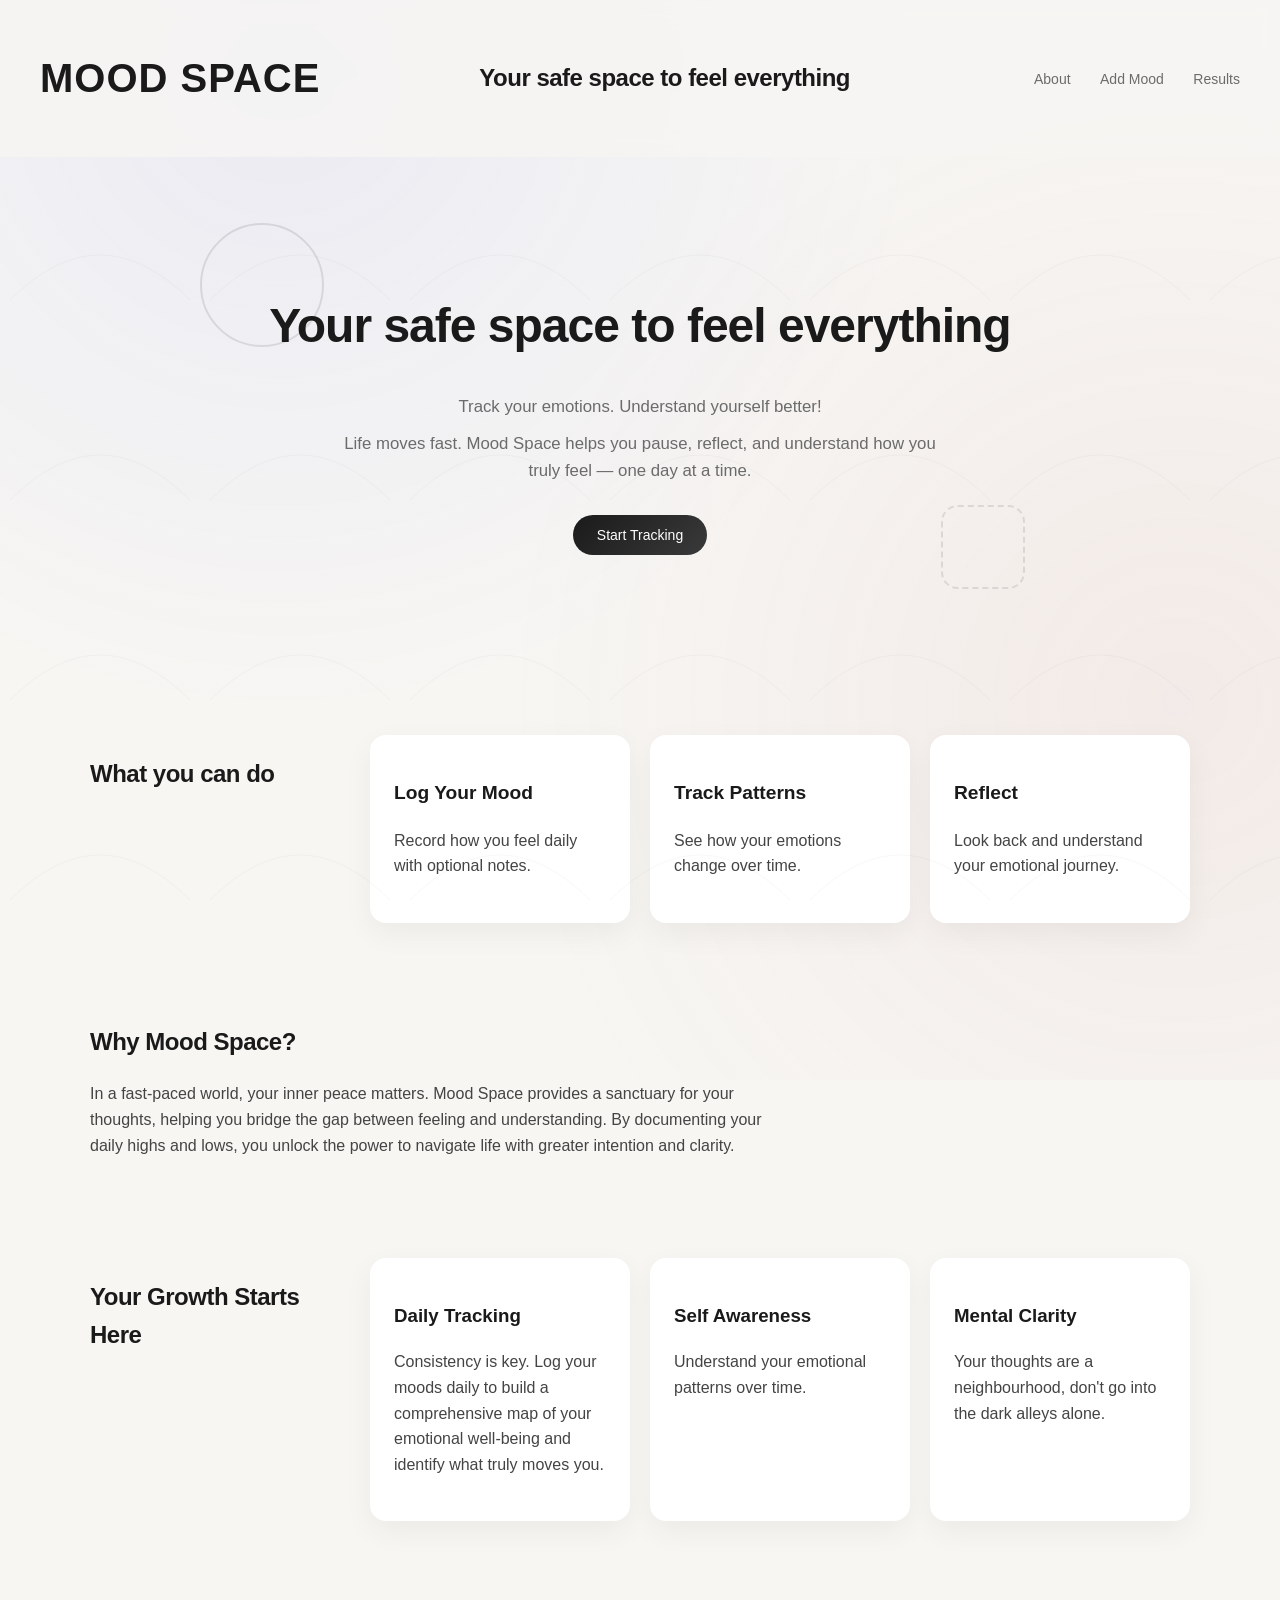
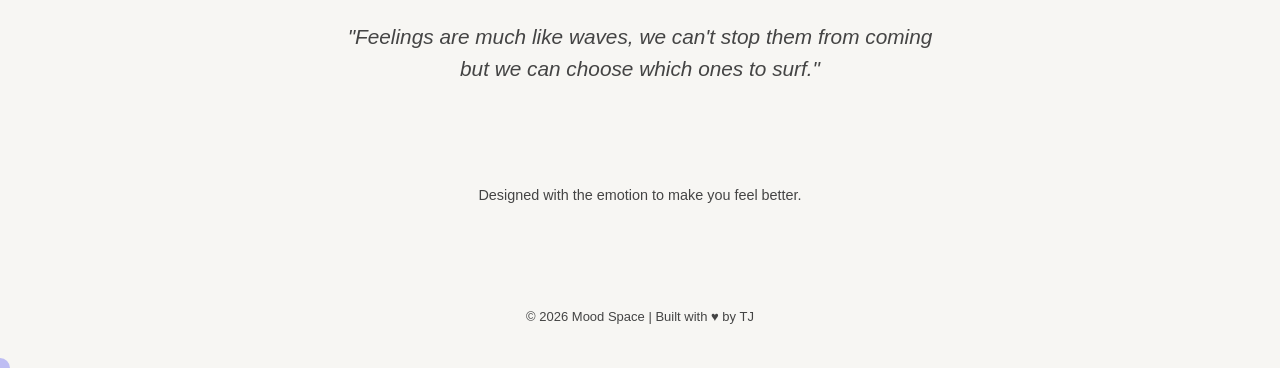
<file: index.html>
<!doctype html>
<html lang="en">
  <head>
    <meta charset="UTF-8" />
    <meta name="viewport" content="width=device-width, initial-scale=1.0" />
    <link rel="stylesheet" href="style.css" />

    <title>MoodSpace</title>
  </head>
  <body>
    <header>
      <h1><a href="index.html">MOOD SPACE</a></h1>
      <h2>Your safe space to <span>feel everything</span></h2>
      <nav>
        <a href="about.html">About</a>
        <a href="mood.html">Add Mood</a>
        <a href="result.html">Results</a>
      </nav>
    </header>

    <main>
      <section class="hero">
        <h2>Your safe space to feel everything</h2>
        <p>Track your emotions. Understand yourself better!</p>
        <p>
          Life moves fast. Mood Space helps you pause, reflect, and understand
          how you truly feel — one day at a time.
        </p>
        <a href="mood.html">
          <button>Start Tracking</button>
        </a>
      </section>

      <section class="features">
        <h2>What you can do</h2>

        <div class="card">
          <h3>Log Your Mood</h3>
          <p>Record how you feel daily with optional notes.</p>
        </div>

        <div class="card">
          <h3>Track Patterns</h3>
          <p>See how your emotions change over time.</p>
        </div>

        <div class="card">
          <h3>Reflect</h3>
          <p>Look back and understand your emotional journey.</p>
        </div>
      </section>

      <section class="why">
        <h2>Why Mood Space?</h2>
        <p>
          In a fast-paced world, your inner peace matters. Mood Space provides a
          sanctuary for your thoughts, helping you bridge the gap between
          feeling and understanding. By documenting your daily highs and lows,
          you unlock the power to navigate life with greater intention and
          clarity.
        </p>
      </section>

      <section class="stats">
        <h2>Your Growth Starts Here</h2>

        <div class="stat-card">
          <i class="icon-heart"></i>
          <!-- Icon placeholder-->
          <h3>Daily Tracking</h3>
          <p>
            Consistency is key. Log your moods daily to build a comprehensive
            map of your emotional well-being and identify what truly moves you.
          </p>
        </div>

        <div class="stat-card">
          <h3>Self Awareness</h3>
          <p>Understand your emotional patterns over time.</p>
        </div>

        <div class="stat-card">
          <h3>Mental Clarity</h3>
          <p>
            Your thoughts are a neighbourhood, don't go into the dark alleys
            alone.
          </p>
        </div>
      </section>

      <section class="quote">
        <p>
          "Feelings are much like waves, we can't stop them from coming but we
          can choose which ones to surf."
        </p>
      </section>
      <section class="signature">
        <p>Designed with the emotion to make you feel better.</p>
      </section>

      <footer>
        <p>© 2026 Mood Space | Built with &hearts; by TJ</p>
      </footer>
    </main>

    <div class="cursor"></div>
    <script src="script.js"></script>
  </body>
</html>
</file>
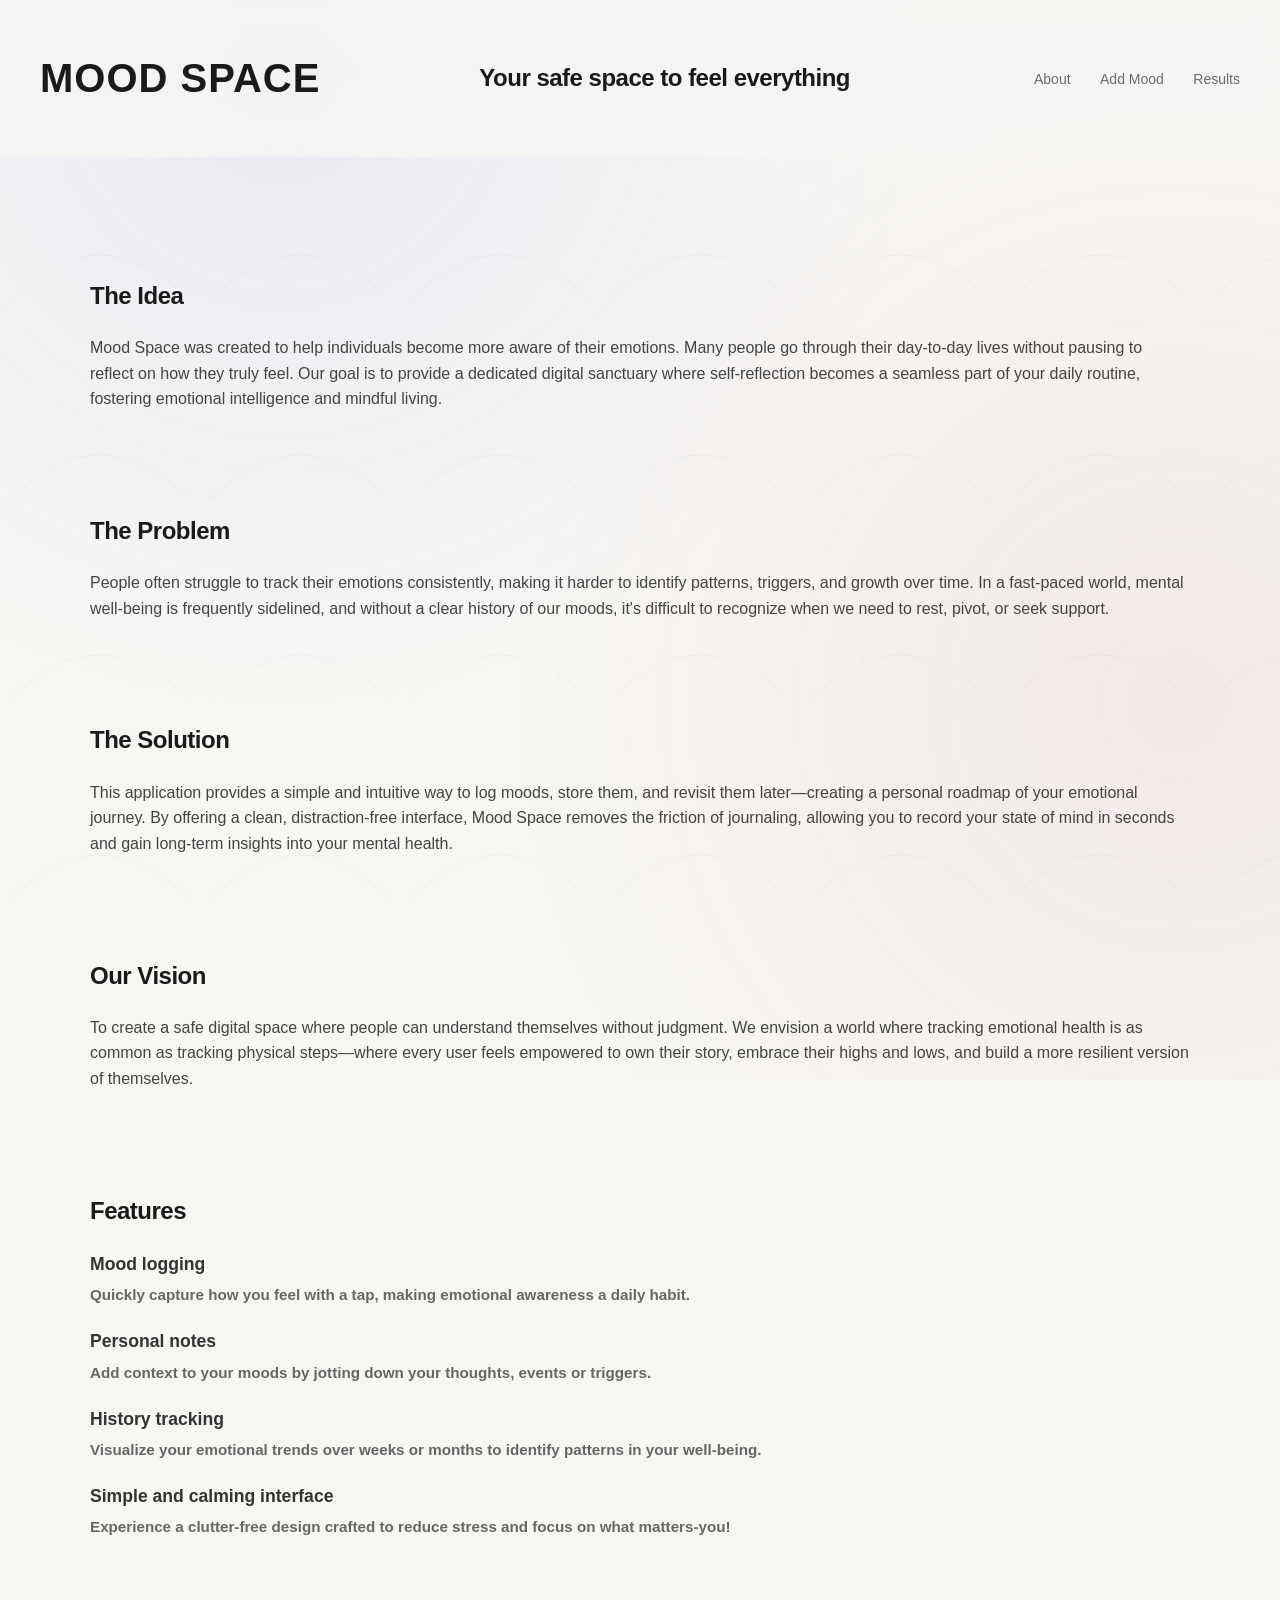
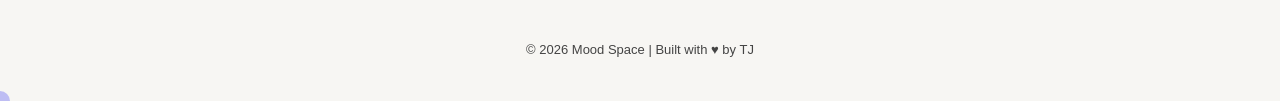
<file: about.html>
<!doctype html>
<html lang="en">
  <head>
    <meta charset="UTF-8" />
    <meta name="viewport" content="width=device-width, initial-scale=1.0" />
    <link rel="stylesheet" href="style.css" />
    <title>About|MoodSpace</title>
  </head>
  <body>
    <header>
      <h1><a href="index.html">MOOD SPACE</a></h1>
      <h2>Your safe space to <span>feel everything</span></h2>
      <nav>
        <a href="about.html">About</a>
        <a href="mood.html">Add Mood</a>
        <a href="result.html">Results</a>
      </nav>
    </header>

    <main>
      <section>
        <h2>The Idea</h2>
        <p>
          Mood Space was created to help individuals become more aware of their
          emotions. Many people go through their day-to-day lives without
          pausing to reflect on how they truly feel. Our goal is to provide a
          dedicated digital sanctuary where self-reflection becomes a seamless
          part of your daily routine, fostering emotional intelligence and
          mindful living.
        </p>
      </section>

      <section>
        <h2>The Problem</h2>
        <p>
          People often struggle to track their emotions consistently, making it
          harder to identify patterns, triggers, and growth over time. In a
          fast-paced world, mental well-being is frequently sidelined, and
          without a clear history of our moods, it's difficult to recognize when
          we need to rest, pivot, or seek support.
        </p>
      </section>

      <section>
        <h2>The Solution</h2>
        <p>
          This application provides a simple and intuitive way to log moods,
          store them, and revisit them later—creating a personal roadmap of your
          emotional journey. By offering a clean, distraction-free interface,
          Mood Space removes the friction of journaling, allowing you to record
          your state of mind in seconds and gain long-term insights into your
          mental health.
        </p>
      </section>

      <section class="vision">
        <h2>Our Vision</h2>
        <p>
          To create a safe digital space where people can understand themselves
          without judgment. We envision a world where tracking emotional health
          is as common as tracking physical steps—where every user feels
          empowered to own their story, embrace their highs and lows, and build
          a more resilient version of themselves.
        </p>
      </section>

      <section class="features-list">
        <h2>Features</h2>
        <ul>
          <li>Mood logging</li>
          <p>
            Quickly capture how you feel with a tap, making emotional awareness
            a daily habit.
          </p>
          <li>Personal notes</li>
          <p>
            Add context to your moods by jotting down your thoughts, events or
            triggers.
          </p>
          <li>History tracking</li>
          <p>
            Visualize your emotional trends over weeks or months to identify
            patterns in your well-being.
          </p>
          <li>Simple and calming interface</li>
          <p>
            Experience a clutter-free design crafted to reduce stress and focus
            on what matters-you!
          </p>
        </ul>
      </section>

      <footer>
        <p>© 2026 Mood Space | Built with &hearts; by TJ</p>
      </footer>
    </main>

    <div class="cursor"></div>
    <script src="script.js"></script>
  </body>
</html>
</file>
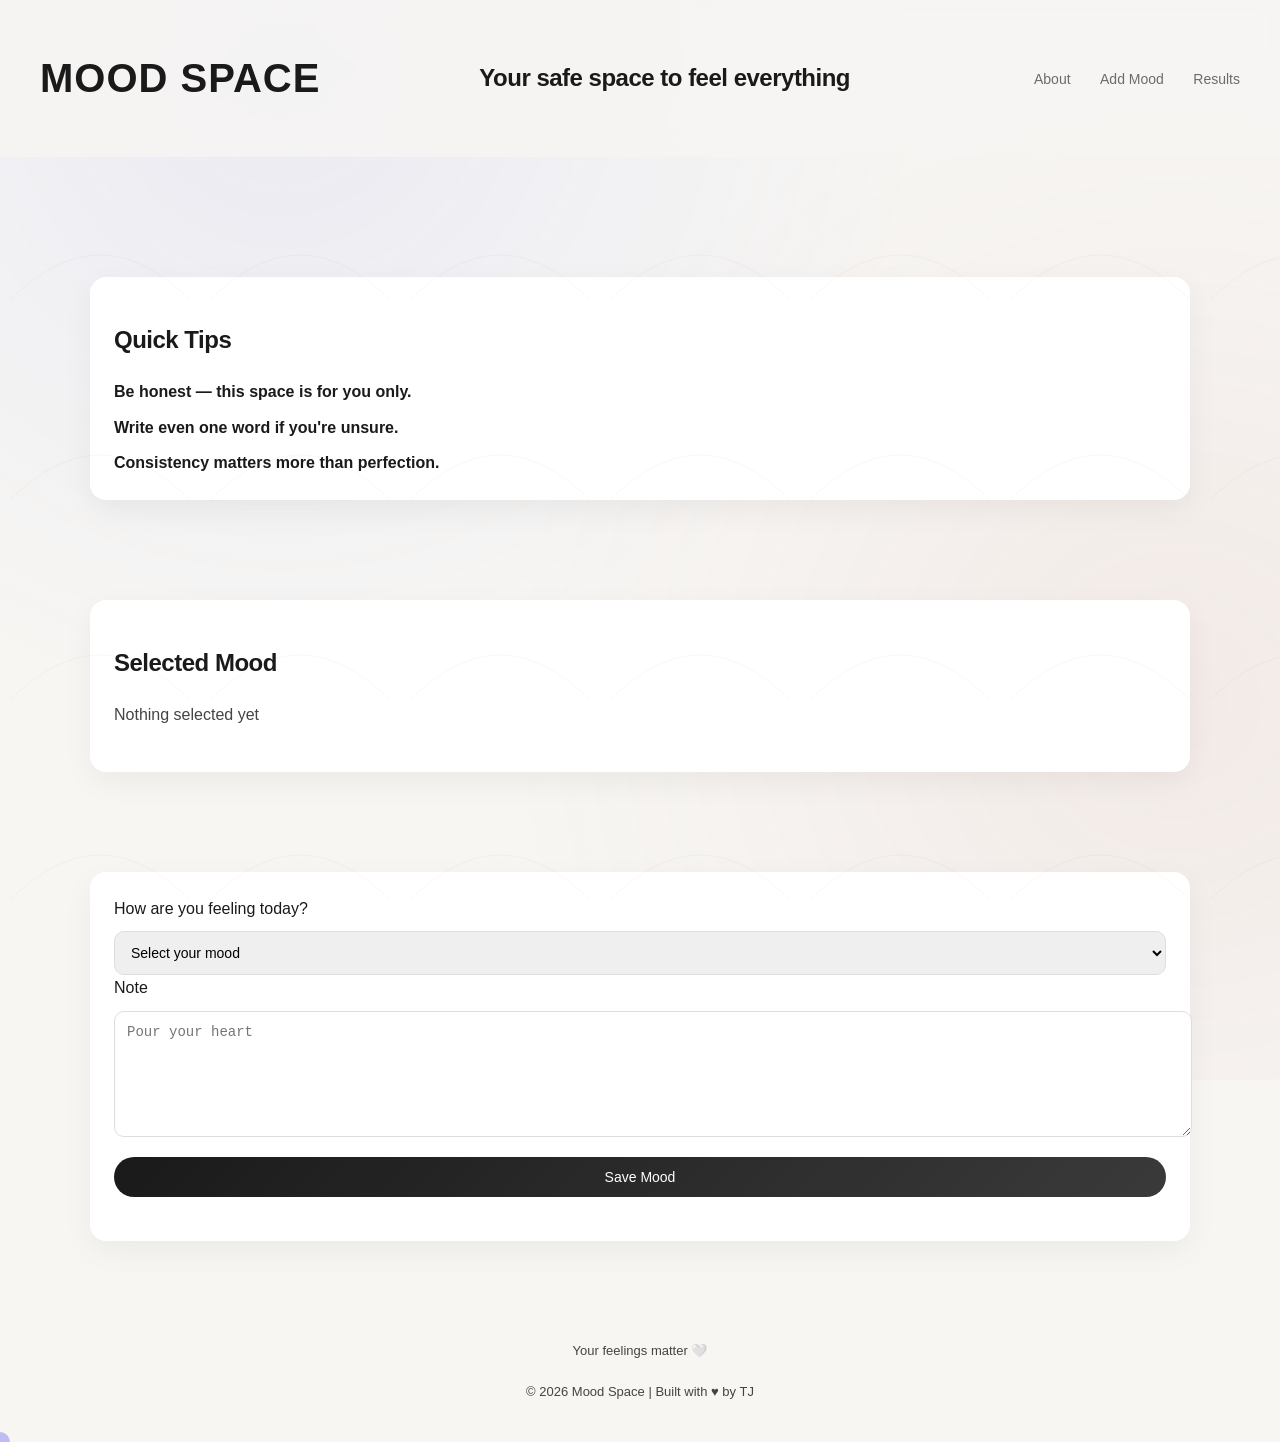
<file: mood.html>
<!doctype html>
<html lang="en">
  <head>
    <meta charset="UTF-8" />
    <meta name="viewport" content="width=device-width, initial-scale=1.0" />
    <link rel="stylesheet" href="style.css" />
    <title>Mood|MoodSpace</title>
  </head>
  <body>
    <!-- the header -->
    <header>
      <h1><a href="index.html">MOOD SPACE</a></h1>
      <h2>Your safe space to <span>feel everything</span></h2>
      <nav>
        <a href="about.html">About</a>
        <a href="mood.html">Add Mood</a>
        <a href="result.html">Results</a>
      </nav>
    </header>

    <!-- the main section  -->
    <main>
      <section class="tips">
        <h2>Quick Tips</h2>
        <ul>
          <li>Be honest — this space is for you only.</li>
          <li>Write even one word if you're unsure.</li>
          <li>Consistency matters more than perfection.</li>
        </ul>
      </section>

      <section class="mood-preview">
        <h2>Selected Mood</h2>
        <p id="previewText">Nothing selected yet</p>
      </section>

      <section class="form-section">
        <!-- user's form  -->
        <form id="moodForm">
          <label for="mood">How are you feeling today?</label>
          <select id="mood">
            <option value="">Select your mood</option>
            <option id="happy" value="Happy">Happy</option>
            <option id="sad" value="Sad">Sad</option>
            <option id="angry" value="Angry">Angry</option>
            <option id="excited" value="Excited">Excited</option>
            <option id="tired" value="Tired">Tired</option>
          </select>

          <label for="note">Note</label>
          <textarea id="note" placeholder="Pour your heart"></textarea>

          <button type="button" onclick="saveMood()">Save Mood</button>
        </form>

        <p id="message"></p>
      </section>

      <footer>
        <p>Your feelings matter 🤍</p>
        <p>© 2026 Mood Space | Built with &hearts; by TJ</p>
      </footer>
    </main>

    <div class="cursor"></div>
    <script src="script.js"></script>
  </body>
</html>
</file>
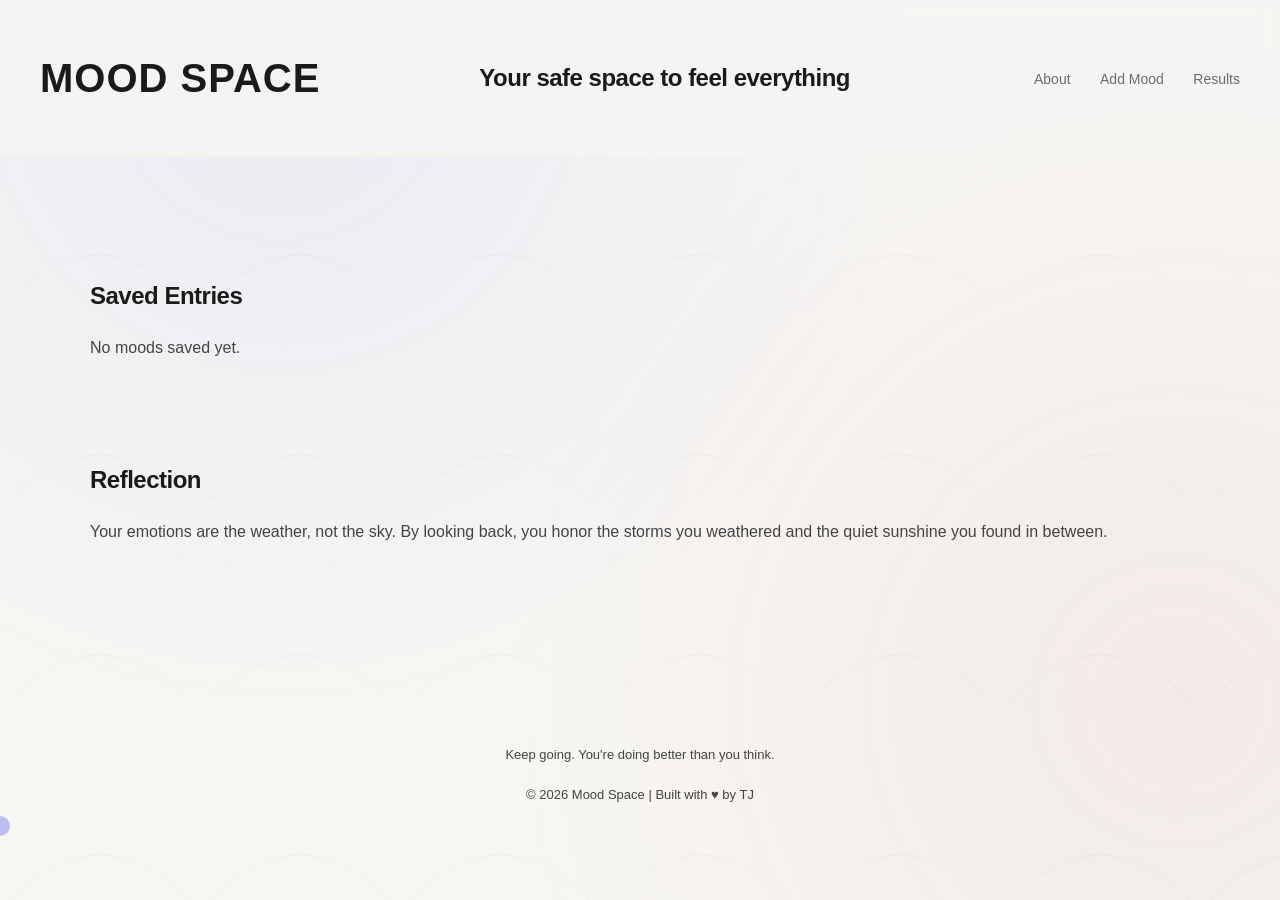
<file: result.html>
<!doctype html>
<html lang="en">
  <head>
    <meta charset="UTF-8" />
    <meta name="viewport" content="width=device-width, initial-scale=1.0" />
    <link rel="stylesheet" href="style.css" />
    <title>Result|MoodSpace</title>
  </head>
  <body>
    <header>
      <h1><a href="index.html">MOOD SPACE</a></h1>
      <h2>Your safe space to <span>feel everything</span></h2>

      <nav>
        <a href="about.html">About</a>
        <a href="mood.html">Add Mood</a>
        <a href="result.html">Results</a>
      </nav>
    </header>

    <main>
      <section>
        <h2>Saved Entries</h2>
        <div id="resultList"></div>
      </section>

      <section>
        <h2>Reflection</h2>
        <p>
          Your emotions are the weather, not the sky. By looking back, you honor
          the storms you weathered and the quiet sunshine you found in between.
        </p>
      </section>
    </main>

    <footer>
      <p>Keep going. You're doing better than you think.</p>
      <p>© 2026 Mood Space | Built with &hearts; by TJ</p>
    </footer>

    <div class="cursor"></div>
    <script src="script.js"></script>
  </body>
</html>
</file>
<file: style.css>
a {
  text-decoration: none;
  color: inherit;
}

/* =========================
   MOOD SPACE DESIGN SYSTEM
   ========================= */

:root {
  --bg: #f7f6f3;
  --surface: #ffffff;

  --text-main: #1a1a1a;
  --text-secondary: #6b6b6b;

  --accent: #6b6bff;

  --happy: #e6c97a;
  --sad: #7a9cc6;
  --angry: #c46b6b;
  --excited: #b48ead;
  --tired: #9e9e9e;

  --radius: 16px;
}

/* =========================
   BASE
   ========================= */

body {
  margin: 0;
  font-family: "Inter", sans-serif;
  background: var(--bg);
  color: var(--text-main);
  line-height: 1.6;
}

/* =========================
   LAYOUT
   ========================= */

main {
  max-width: 1100px;
  margin: 0 auto;
  padding: 20px;
}

section {
  margin: 100px 0;
}

/* =========================
   HEADER + NAV
   ========================= */

header {
  display: flex;
  justify-content: space-between;
  align-items: center;
  padding: 25px 40px;
  backdrop-filter: blur(10px);
  position: sticky;
  top: 0;
  background: rgba(247, 246, 243, 0.8);
  z-index: 100;
}

header h1 a {
  font-size: 40px;
  letter-spacing: 1px;
  text-decoration: none;
  color: inherit;
  transition: 0.3s ease;
}

nav a {
  margin-left: 25px;
  text-decoration: none;
  color: var(--text-secondary);
  font-size: 14px;
  font-weight: 500;
  transition: 0.2s;
}

nav a:hover {
  color: var(--text-main);
}

/* =========================
   HERO
   ========================= */

.hero {
  margin: 0;
  text-align: center;
  padding: 80px 20px;
  position: relative;
}

.hero h2 {
  font-size: 3.5rem;
  font-weight: 700;
}

.hero p {
  max-width: 600px;
  margin: 10px auto;
  color: var(--text-secondary);
}

.hero h2 span {
  color: var(--accent);
}

/* ==========================
ABOUT PAGE
============================= */

/* Style the titles (<li> or <strong> tags) */
.features-list li {
  font-weight: bold;
  font-size: 1.1rem;
  margin-top: 20px; /* Adds space between groups */
  color: #333;
  list-style: none; /* Ensures no bullets */
}

/* Style the description (<p> tags) */
.features-list p {
  color: #666; /* Lighter gray makes it look cleaner */
  font-size: 0.95rem;
  margin-top: 5px;
  line-height: 1.6;
}

/* =========================
   BUTTON
   ========================= */

button {
  margin-top: 20px;
  padding: 12px 24px;
  border-radius: 999px;
  border: none;

  background: var(--text-main);
  color: white;

  font-size: 14px;
  cursor: pointer;

  transition: all 0.25s ease;
}

button:hover {
  transform: translateY(-2px);
  background: #333;
}

/* =========================
   CARDS + FEATURES
   ========================= */

.features {
  display: grid;
  grid-template-columns: repeat(auto-fit, minmax(250px, 1fr));
  gap: 20px;
}

.card,
.stat-card,
.form-section,
.tips,
.mood-preview {
  background: var(--surface);
  border-radius: var(--radius);
  padding: 24px;

  box-shadow: 0 10px 30px rgba(0, 0, 0, 0.05);
}

/* =========================
   TEXT
   ========================= */

h1,
h2,
h3 {
  font-weight: 600;
}

p {
  /* color: var(--text-secondary); */
  line-height: 1.6;
  margin-bottom: 20px;
  color: #444;
}

ul {
  padding-left: 1.5rem;
  margin-left: 0;
  list-style-type: none;
  padding: 0;
  margin: 0;
  font-weight: bold;
}

li {
  margin-top: 10px;
}

/* =========================
   FORM
   ========================= */

form {
  display: flex;
  flex-direction: column;
}

input,
select,
textarea {
  width: 100%;
  padding: 12px;
  margin-top: 10px;

  border-radius: 10px;
  border: 1px solid #ddd;

  font-size: 14px;
}

textarea {
  min-height: 100px;
}

input:focus,
select:focus,
textarea:focus {
  outline: none;
  border: 1px solid var(--accent);
}

/* =========================
   MOOD VISUALS
   ========================= */

.mood-card {
  padding: 16px;
  border-radius: 12px;
  margin-bottom: 15px;
  background: var(--surface);
}

.mood-happy {
  border-left: 5px solid var(--happy);
}
.mood-sad {
  border-left: 5px solid var(--sad);
}
.mood-angry {
  border-left: 5px solid var(--angry);
}
.mood-excited {
  border-left: 5px solid var(--excited);
}
.mood-tired {
  border-left: 5px solid var(--tired);
}

/* =========================
   SECTIONS
   ========================= */

.why {
  max-width: 700px;
}

.stats {
  display: grid;
  grid-template-columns: repeat(auto-fit, minmax(220px, 1fr));
  gap: 20px;
}

.quote {
  text-align: center;
  font-style: italic;
  font-size: 1.1rem;
}

.signature {
  text-align: center;
  font-size: 0.9rem;
  color: #888;
  margin-top: 80px;
}

/* =========================
   FOOTER
   ========================= */

footer {
  margin-top: 80px;
  text-align: center;
  font-size: 13px;
  color: var(--text-secondary);
}

/* =========================
   ANIMATION
   ========================= */

section {
  opacity: 0;
  transform: translateY(20px);
  animation: fadeUp 0.6s ease forwards;
}

@keyframes fadeUp {
  to {
    opacity: 1;
    transform: translateY(0);
  }
}

/* =========================
   RESPONSIVE
   ========================= */

@media (max-width: 768px) {
  header {
    flex-direction: column;
    gap: 10px;
  }

  nav a {
    margin: 0 10px;
  }

  .hero h2 {
    font-size: 2rem;
  }
}

/* =========================
   SIGNATURE UPGRADE
   ========================= */

/* BACKGROUND GLOW (makes it feel alive) */
body::before {
  content: "";
  position: fixed;
  top: -20%;
  left: -20%;
  width: 140%;
  height: 140%;
  background:
    radial-gradient(
      circle at 30% 20%,
      rgba(107, 107, 255, 0.08),
      transparent 40%
    ),
    radial-gradient(
      circle at 80% 70%,
      rgba(196, 107, 107, 0.08),
      transparent 40%
    );
  z-index: -1;
}

/* HERO = STATEMENT PIECE */
.hero h2 {
  font-size: 3rem;
  letter-spacing: -1px;
  line-height: 1.2;
}

.hero p {
  font-size: 1.05rem;
}

/* BUTTON = SOFT PREMIUM */
button {
  background: linear-gradient(135deg, #1a1a1a, #3a3a3a);
  border: none;
}

button:hover {
  transform: translateY(-3px) scale(1.02);
}

/* CARDS = INTERACTIVE */
.card,
.stat-card {
  transition: all 0.3s ease;
  cursor: pointer;
}

.card:hover,
.stat-card:hover {
  transform: translateY(-6px);
  box-shadow: 0 20px 40px rgba(0, 0, 0, 0.08);
}

/* FEATURE TITLES POP */
.card h3 {
  font-size: 1.2rem;
}

/* LINKS FEEL PREMIUM */
nav a {
  position: relative;
}

nav a::after {
  content: "";
  position: absolute;
  left: 0;
  bottom: -3px;
  width: 0%;
  height: 2px;
  background: var(--text-main);
  transition: 0.3s;
}

nav a:hover::after {
  width: 100%;
}

/* QUOTE = EDITORIAL STYLE */
.quote p {
  font-size: 1.3rem;
  max-width: 600px;
  margin: auto;
  line-height: 1.5;
}

/* MOOD PREVIEW = VISUAL FEEDBACK */
.mood-preview {
  transition: 0.3s ease;
}

.mood-preview.active {
  border: 1px solid var(--accent);
}

/* FORM = LESS BORING */
select,
textarea {
  transition: 0.2s;
}

select:hover,
textarea:hover {
  border-color: var(--accent);
}

/* RESULT CARDS = MORE PERSONAL */
.mood-card {
  transition: 0.3s;
}

.mood-card:hover {
  transform: scale(1.01);
}

/* SCROLL FEEL */
html {
  scroll-behavior: smooth;
}

/* =========================
   ARTISTIC LAYER
   ========================= */

/* HAND-DRAWN LINES */
body::after {
  content: "";
  position: fixed;
  top: 0;
  left: 0;
  width: 100%;
  height: 100%;
  pointer-events: none;

  background-image: url("data:image/svg+xml,%3Csvg width='200' height='200' xmlns='http://www.w3.org/2000/svg'%3E%3Cpath d='M10 100 Q 100 10 190 100' stroke='%231a1a1a' fill='none' stroke-width='1' opacity='0.08'/%3E%3C/svg%3E");

  background-repeat: repeat;
  opacity: 0.4;
}

/* FLOATING SHAPES */
.hero::before {
  content: "";
  position: absolute;
  top: 10%;
  left: 10%;
  width: 120px;
  height: 120px;

  border: 2px solid rgba(0, 0, 0, 0.1);
  border-radius: 50%;

  animation: float 6s ease-in-out infinite;
}

.hero::after {
  content: "";
  position: absolute;
  bottom: 10%;
  right: 15%;
  width: 80px;
  height: 80px;

  border: 2px dashed rgba(0, 0, 0, 0.1);
  border-radius: 20%;

  animation: float 8s ease-in-out infinite;
}

@keyframes float {
  0% {
    transform: translateY(0px);
  }
  50% {
    transform: translateY(-15px);
  }
  100% {
    transform: translateY(0px);
  }
}

/* TEXT FEELS MORE HUMAN */
h2 {
  letter-spacing: -0.5px;
}


/* CURSOR GLOW */
body {
  cursor: none;
}

.cursor {
  position: fixed;
  width: 20px;
  height: 20px;
  border-radius: 50%;
  background: rgba(107, 107, 255, 0.4);
  pointer-events: none;
  transform: translate(-50%, -50%);
  mix-blend-mode: multiply;
  z-index: 999;
}


@media (max-width: 480px) {
  header h1 a {
    font-size: 28px;
  }

  .hero h2 {
    font-size: 1.6rem;
  }

  main {
    padding: 10px;
  }

  section {
    margin: 60px 0;
  }
}
</file>
